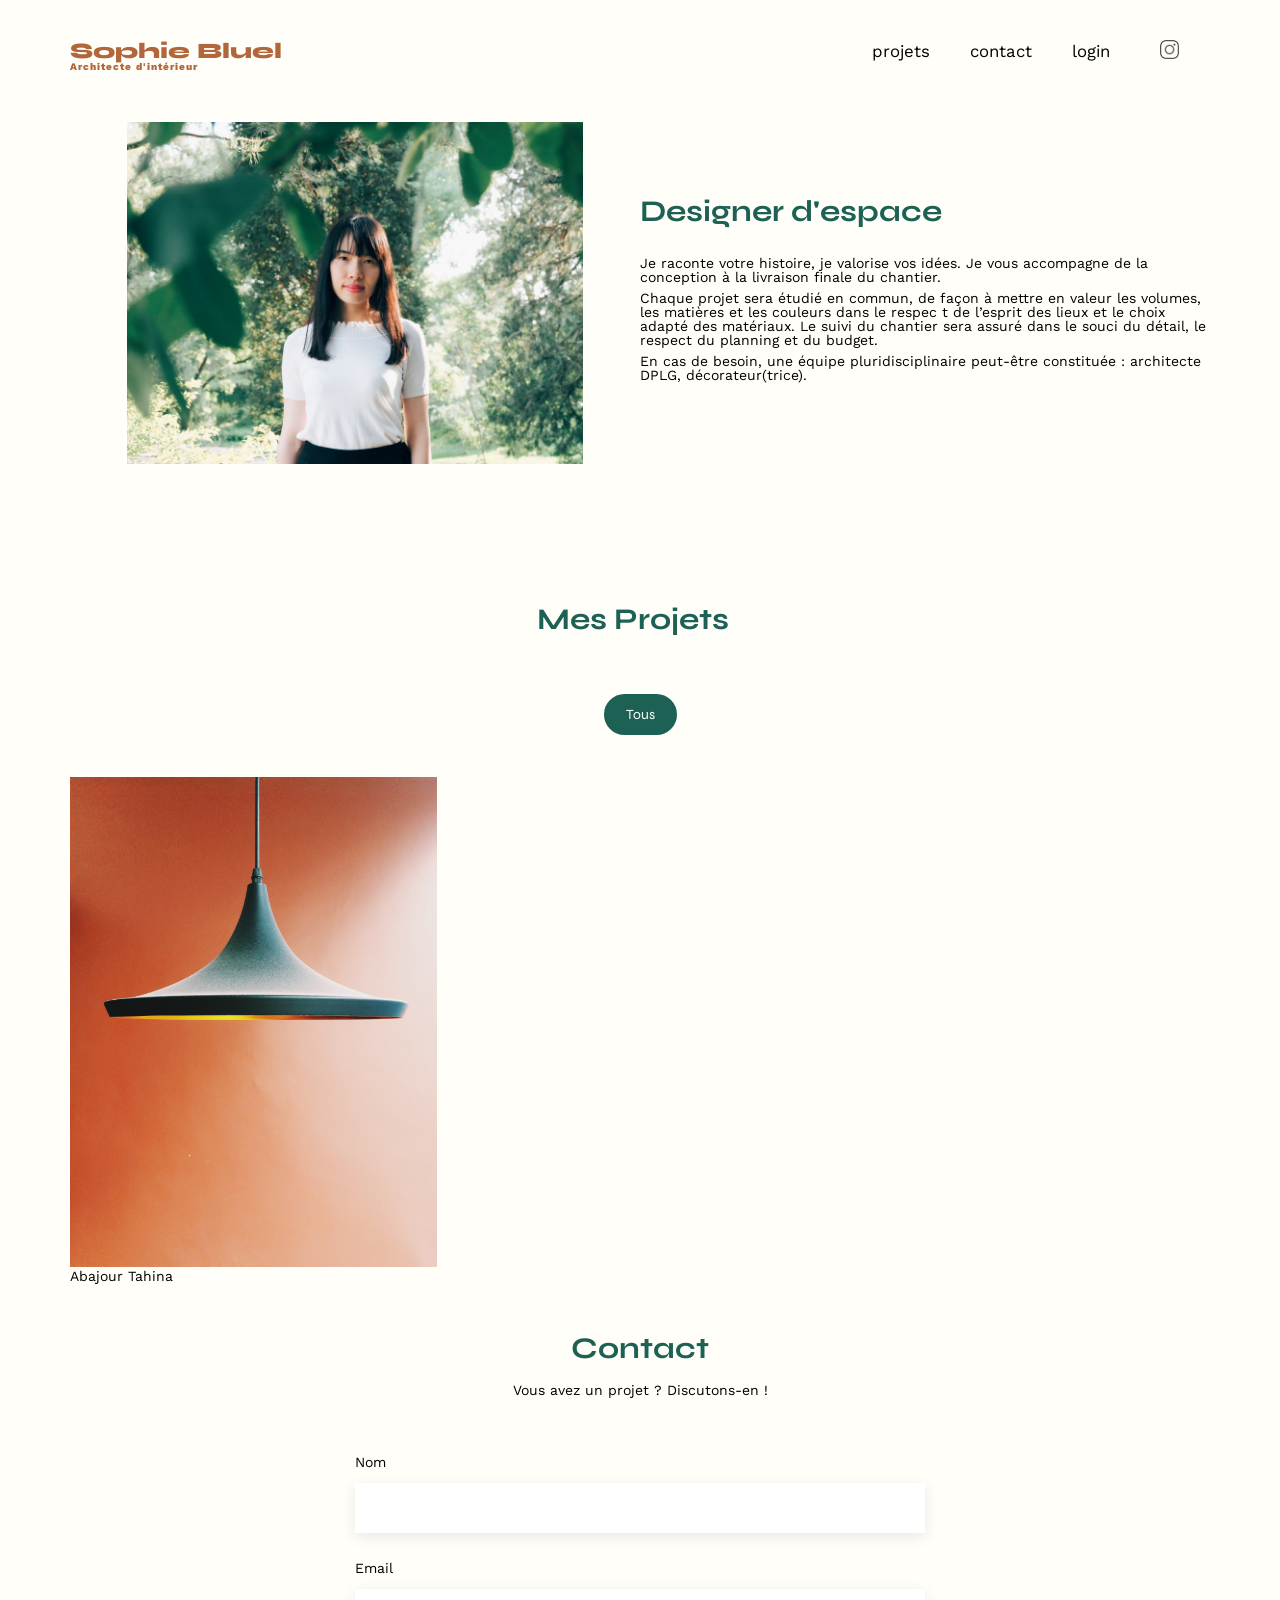
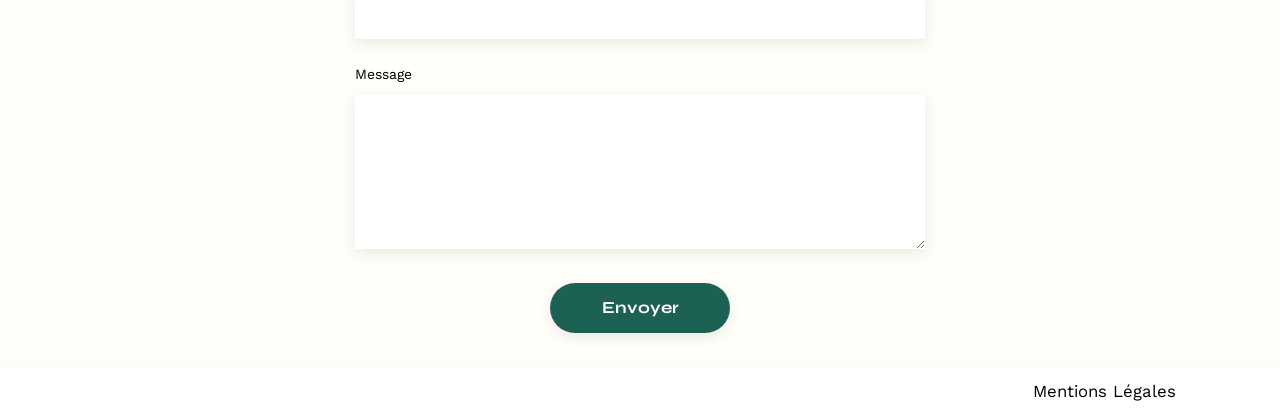
<file: FrontEnd/index.html>
<!DOCTYPE html>
<html lang="fr">
  <head>
    <meta charset="UTF-8" />
    <title>Sophie Bluel - Architecte d'intérieur</title>
    <meta name="viewport" content="width=device-width, initial-scale=1.0" />
    <link rel="preconnect" href="https://fonts.googleapis.com" />
    <link rel="preconnect" href="https://fonts.gstatic.com" crossorigin />
    <link
      href="https://fonts.googleapis.com/css2?family=Syne:wght@700;800&family=Work+Sans&display=swap"
      rel="stylesheet"
    />
    <link
      rel="stylesheet"
      href="https://cdnjs.cloudflare.com/ajax/libs/font-awesome/6.2.1/css/all.min.css"
      integrity="sha512-MV7K8+y+gLIBoVD59lQIYicR65iaqukzvf/nwasF0nqhPay5w/9lJmVM2hMDcnK1OnMGCdVK+iQrJ7lzPJQd1w=="
      crossorigin="anonymous"
      referrerpolicy="no-referrer"
    />
    <meta name="description" content="" />
    <link rel="stylesheet" href="./assets/style.css" />
    <script src="assets/scripts/api.js" defer></script>
    <script src="assets/scripts/modal.js" defer></script>
    <script src="assets/scripts/index.js" defer></script>
   
  </head>
  <body>
    <div id="bandeau-edition">
      <p class="opening-modal">
        <i class="fa-regular fa-pen-to-square"></i> &nbsp;Mode edition
      </p>
    </div>
    <header>
      <a href="index.html" class="logo"
        ><h1>Sophie Bluel <span>Architecte d'intérieur</span></h1></a
      >
      <nav>
        <ul>
          <li><a href="#portfolio" id="link-portfolio">projets</a></li>
          <li><a href="#contact" id="link-contact">contact</a></li>
          <li><a href="login.html" id="link-login">login</a></li>
          <li><a href="#" id="link-logout">logout</a></li>
          <li><img src="./assets/icons/instagram.png" alt="Instagram" /></li>
        </ul>
      </nav>
    </header>
    <main id="main-content">
      <section id="introduction">
        <figure>
          <img src="./assets/images/sophie-bluel.png" alt="" />
        </figure>
        <article>
          <h2>Designer d'espace</h2>
          <p>
            Je raconte votre histoire, je valorise vos idées. Je vous accompagne
            de la conception à la livraison finale du chantier.
          </p>
          <p>
            Chaque projet sera étudié en commun, de façon à mettre en valeur les
            volumes, les matières et les couleurs dans le respec t de l’esprit
            des lieux et le choix adapté des matériaux. Le suivi du chantier
            sera assuré dans le souci du détail, le respect du planning et du
            budget.
          </p>
          <p>
            En cas de besoin, une équipe pluridisciplinaire peut-être constituée
            : architecte DPLG, décorateur(trice).
          </p>
        </article>
      </section>
      <section id="portfolio">
        <div class="title-mode-edition">
          <div class="left-title"></div>
          <h2>Mes Projets&nbsp;&nbsp;</h2>
          <div class="right-title">
            <button id="open-modal-button" class="opening-modal">
              <i class="fa-regular fa-pen-to-square"></i> &nbsp;<span
                >Modifier</span
              >
            </button>
          </div>
        </div>
        <div id="filter-buttons-container">
          <!--Les boutons de filtrage seront insérés dynamiquement ici-->
        </div>
        <div class="gallery">
          <!--La galerie sera vidée dynamiquement des actuels projets, et les nouveaux projets seront insérés dynamiquement ici via l'API-->
          <figure>
            <img src="assets/images/abajour-tahina.png" alt="Abajour Tahina" />
            <figcaption>Abajour Tahina</figcaption>
          </figure>
        </div>
      </section>
      <section id="contact">
        <h2>Contact</h2>
        <p>Vous avez un projet ? Discutons-en !</p>
        <form action="#" method="post" id="form-contact">
          <label for="name">Nom</label>
          <input type="text" name="name" id="name" />
          <div id="name-error" class="error-message"></div> <!-- Message d'erreur pour le nom -->
        
          <label for="email">Email</label>
          <input type="email" name="email" id="email" />
          <div id="email-error" class="error-message"></div> <!-- Message d'erreur pour l'email -->
        
          <label for="message">Message</label>
          <textarea name="message" id="message" cols="30" rows="10"></textarea>
          <div id="message-error" class="error-message"></div> <!-- Message d'erreur pour le message -->
        
          <input type="submit" value="Envoyer" id="envoyer" />
        </form>
      </section>
      <!-- ######################### Modal début ################################### -->
      <aside id="modal" class="modal">
        <div class="modal-wrapper">
          <!--Bouton flèche retour-->
          <span id="return-modal-button"
            ><i class="fa-solid fa-arrow-left"></i
          ></span>
          <!--Bouton X de fermeture-->
          <span id="close-modal-button" class="close-button"
            ><i class="fa-solid fa-xmark"></i
          ></span>
          <div class="container-modal">
            <div id="modal-delete">
              <h3 id="titre-galerie-photo">Galerie photo</h3>
              <!--Visibilté alternative-->
              <div id="delete-gallery">
                <!--Visibilté alternative-->
                <div id="element-fusionne">
                  <!--vignette + icône trash can sur fond noir-->
                  <!--Cet élement reste en place pour tester visuellement le vidage de la galerie-->
                  <img
                    class="images"
                    src="assets/images/abajour-tahina.png"
                    alt="Abat jour"
                  />
                  <div class="fond-icone">
                    <i
                      class="fa-solid fa-trash-can icone"
                      style="color: #ffffff"
                    ></i>
                  </div>
                </div>
              </div>
              <!--Fin de galery-delete-->
              <div class="separator"></div>
              <button id="ajouter-une-photo">Ajouter une photo</button
              ><!--Visibilté alternative-->
            </div>
            <div id="modal-ajout">
              <h3 id="titre-ajout-photo">Ajout photo</h3>
              <!--Visibilté alternative-->
              <div id="container-ajout-photo">
                <!--Visibilté alternative-->
                <form id="crea-projet">
                  <div id="fenetre-ajout-photo">
                    <i
                      class="fa-regular fa-image"
                      style="color: #b9c5cc; font-size: 68px; margin-top: 20px"                     
                    ></i>
                    <input
                      id="bouton-plus-ajouter-photo"
                      type="submit"
                      value="+ Ajouter photo"
                    />
                    <p>jpg, png: 4 mo max</p>
                  </div>

                  <label for="crea-titre-projet">Titre</label>
                  <input
                    type="text"
                    id="crea-titre-projet"
                    name="crea-titre-projet"
                    maxlength="70"
                  />
                  <label for="categorie">Catégorie</label>
                  <select id="categorie" name="categorie">
                    <!-- Insertion dynamique ici des options de catégories -->
                  </select>
                  <div class="separator"></div>
                  <button id="bouton-valider-crea">Valider</button
                  ><!--Visibilté alternative-->
                </form>
              </div>
              <div id="file-size-error-message"></div>
              <div id="file-type-error-message"></div>
              <div id="file-post-success"></div>
            </div>
          </div>
        </div>
      </aside>
      <!-- ################################## Modal fin ################################## -->
    </main>
    <footer>
      <nav>
        <ul>
          <li>Mentions Légales</li>
        </ul>
      </nav>
    </footer>
  </body>
</html>
</file>
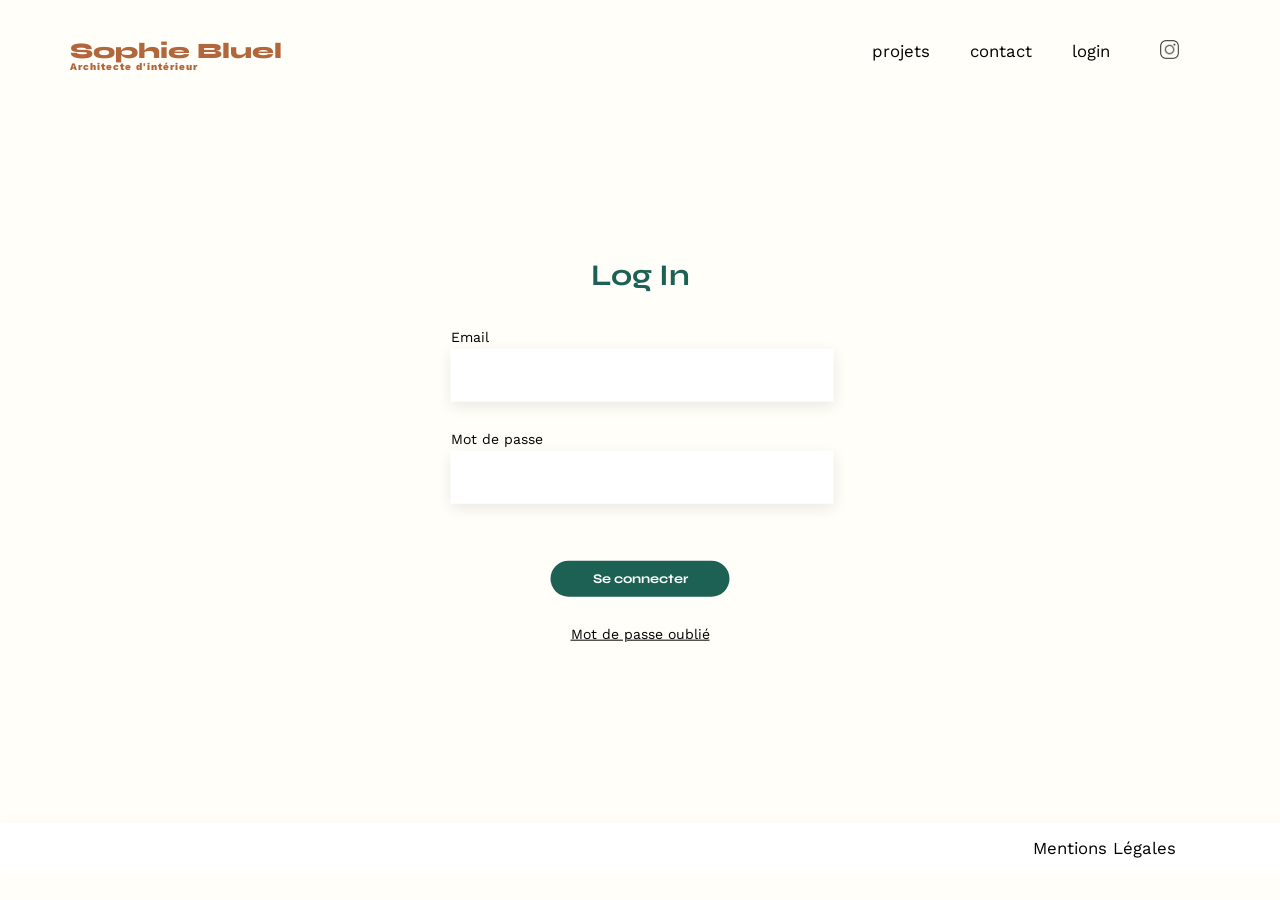
<file: FrontEnd/login.html>
<!DOCTYPE html>
<html lang="fr">
  <head>
    <meta charset="UTF-8" />
    <title>Sophie Bluel - Architecte d'intérieur</title>
    <meta name="viewport" content="width=device-width, initial-scale=1.0" />
    <link rel="preconnect" href="https://fonts.googleapis.com" />
    <link rel="preconnect" href="https://fonts.gstatic.com" crossorigin />
    <link
      href="https://fonts.googleapis.com/css2?family=Syne:wght@700;800&family=Work+Sans&display=swap"
      rel="stylesheet"
    />
    <meta name="description" content="" />
    <link rel="stylesheet" href="./assets/style.css" />
    <script src="assets/scripts/api.js" defer></script>
    <script src="assets/scripts/login.js" defer></script>
  </head>
  <body>
    <!-- Wrapper -->
    <div class="wrapper">
      <header>
        <a href="index.html" class="logo"
          ><h1>Sophie Bluel <span>Architecte d'intérieur</span></h1></a
        >
        <nav>
          <ul>
            <li id="link-portfolio">projets</li>
            <li id="link-contact">contact</li>
            <li><a href="login.html" id="link-login">login</a></li>
            <li><a href="#" id="link-logout">logout</a></li>
            <li><img src="./assets/icons/instagram.png" alt="Instagram" /></li>
          </ul>
        </nav>
      </header>
      <main id="login-content">
        <form id="login-form" action="#" method="post">
          <h2>Log In</h2>
          <label for="email">Email</label>
          <input type="email" name="email" id="email"/>
          <label for="password">Mot de passe</label>
          <input type="password" name="password" id="password"/>
          <input type="submit" value="Se connecter" />
          <a href="#"><p id="forgot-password">Mot de passe oublié</p></a>
          <p id="login-error" style="color: red; display: none">
            Email ou mot de passe incorrect.
          </p>
          <!-- Message d'erreur -->
        </form>
      </main>
      <!-- Fin du wrapper -->
      <footer>
        <nav>
          <ul>
            <li>Mentions Légales</li>
          </ul>
        </nav>
      </footer>
    </div>
    <script>
      document
        .getElementById("link-portfolio")
        .addEventListener("click", function (event) {
          event.preventDefault();
          window.location.href = "index.html#portfolio";
        });
      document
        .getElementById("link-contact")
        .addEventListener("click", function (event) {
          event.preventDefault();
          window.location.href = "index.html#contact";         
        });
    </script>
  </body>
</html>
</file>
<file: FrontEnd/assets/style.css>
/* http://meyerweb.com/eric/tools/css/reset/
   v2.0 | 20110126
   License: none (public domain)
*/

html,
body,
div,
span,
applet,
object,
iframe,
h1,
h2,
h3,
h4,
h5,
h6,
p,
blockquote,
pre,
a,
abbr,
acronym,
address,
big,
cite,
code,
del,
dfn,
em,
img,
ins,
kbd,
q,
s,
samp,
small,
strike,
strong,
sub,
sup,
tt,
var,
b,
u,
i,
center,
dl,
dt,
dd,
ol,
ul,
li,
fieldset,
form,
label,
legend,
table,
caption,
tbody,
tfoot,
thead,
tr,
th,
td,
article,
aside,
canvas,
details,
embed,
figure,
figcaption,
footer,
header,
hgroup,
menu,
nav,
output,
ruby,
section,
summary,
time,
mark,
audio,
video {
  margin: 0;
  padding: 0;
  border: 0;
  font-size: 100%;
  font: inherit;
  vertical-align: baseline;
}
/* HTML5 display-role reset for older browsers */
article,
aside,
details,
figcaption,
figure,
footer,
header,
hgroup,
menu,
nav,
section {
  display: block;
}
body {
  line-height: 1;
}
ol,
ul {
  list-style: none;
}
blockquote,
q {
  quotes: none;
}
blockquote:before,
blockquote:after,
q:before,
q:after {
  content: "";
  content: none;
}
table {
  border-collapse: collapse;
  border-spacing: 0;
}
/** end reset css**/
body {
  display: flex;
  flex-direction: column;
  justify-content: center;
  margin: auto;
  font-family: "Work Sans";
  font-size: 14px;
}

body header {
  display: flex;
  justify-content: space-between;
  margin-top: 40px;
}

section {
  margin: 50px 0;
}

h1 {
  display: flex;
  flex-direction: column;
  font-family: "Syne";
  font-size: 22px;
  font-weight: 800;
  color: #b1663c;
}

h1 > span {
  font-family: "Work Sans";
  font-size: 10px;
  letter-spacing: 0.1em;
}

h2 {
  font-family: "Syne";
  font-weight: 700;
  font-size: 30px;
  color: #1d6154;
}
nav ul {
  display: flex;
  align-items: center;
  list-style-type: none;
}
nav li {
  padding-left: 20px;
  padding-right: 20px;
  font-size: 1.2em;
}

nav li img {
  width: 19.35px;
  height: 19.35px;
  margin-left: -30px;
}

li:hover {
  color: #b1663c;
}
#introduction {
  display: flex;
  align-items: center;
}
#introduction figure {
  flex: 1;
}
#introduction img {
  display: block;
  margin: auto;
  width: 80%;
}

#introduction article {
  flex: 1;
}
#introduction h2 {
  margin-bottom: 1em;
}

#introduction p {
  margin-bottom: 0.5em;
}
#portfolio h2 {
  text-align: center;
}

.gallery {
  width: 100%;
  display: grid;
  grid-template-columns: 1fr 1fr 1fr;
  grid-column-gap: 20px;
  grid-row-gap: 20px;
}

.gallery img {
  width: 100%;
}
#contact {
  width: 50%;
  margin: auto;
}

#contact > * {
  text-align: center;
}
#contact h2 {
  margin-bottom: 20px;
}
#contact form {
  text-align: left;
  margin-top: 30px;
  display: flex;
  flex-direction: column;
}

#contact input {
  height: 50px;
  font-size: 1.2em;
  border: none;
  box-shadow: 0px 4px 14px rgba(0, 0, 0, 0.09);
}
#contact label {
  margin: 2em 0 1em 0;
}

#contact textarea {
  border: none;
  box-shadow: 0px 4px 14px rgba(0, 0, 0, 0.09);
}

input[type="submit"] {
  font-family: "Syne";
  font-weight: 700;
  color: white;
  background-color: #1d6154;
  margin: 2em auto;
  width: 180px;
  text-align: center;
  border-radius: 60px;
}

footer nav ul {
  display: flex;
  justify-content: flex-end;
  margin-right: 6em;
}

#contact input[type="text"],
#contact input[type="email"],
#contact textarea {
  width: 100%;
  box-sizing: border-box;
}

/*#######################################################################################
/*#######################################################################################
/*#######################################################################################
/*#######################################################################################
/*################                   New styles                          ################
/*#######################################################################################
/*#######################################################################################
/*#######################################################################################
/*#######################################################################################

*/

/*####################################################################################*/
/*Général*/

body {
  background-color: #fffef8;
}

a {
  text-decoration: none;
}

footer {
  width: 100%;
  height: 50px;
  display: flex;
  align-items: center;
  justify-content: flex-end;
  padding-right: 20px;
  background-color: #ffffff;
  box-shadow: 0px -4px 14px rgba(0, 0, 0, 0.02);
}

/*Survol des liens des nav ul */

nav ul li a {
  color: black;
}

nav ul li a:visited {
  text-decoration: none;
}

nav ul li:hover,
nav ul li a:hover {
  color: #000000;
  cursor: pointer;
  font-weight: bold;
}

html {
  scroll-behavior: smooth;
}

/*Bouton submit: survol*/

input[type="submit"]:hover {
  background-color: #0e2f28;
  cursor: pointer;
}

/*Boutons filtres*/

#filter-buttons-container {
  display: flex;
  justify-content: center;
  gap: 10px;
  margin-bottom: 3em;
}

#filter-buttons-container button {
  padding: 10px 20px;
  border: 2px solid #1d6154;
  border-radius: 25px;
  background-color: white;
  color: #1d6154;
  font-family: "Syne";
  font-size: 14px;
  cursor: pointer;
  transition: background-color 0.3s, color 0.3s;
}

#filter-buttons-container button:active,
#filter-buttons-container button:hover {
  background-color: #1d6154;
  color: white;
}

#filter-buttons-container button.active {
  background-color: #1d6154;
  color: white;
}

header,
main {
  max-width: 1140px;
  width: 100%;
  margin: auto;
}
/*####################################################################################*/
/*Formulaire login*/

#login-form {
  position: fixed;
  top: 50%;
  left: 50%;
  transform: translate(-50%, -50%);
  display: flex;
  flex-direction: column;
  max-width: 379px;
}

#login-content {
  display: flex;
  justify-content: center;
}

.wrapper {
  display: flex;
  width: 100%;
  flex-direction: column;
  align-content: space-between;
  background-color: #fffef8;
  margin-bottom: 0;
  height: 97vh;
}

#login-form h2 {
  text-align: center;
  margin-bottom: 40px;
}

#login-form label {
  color: rgb(0, 0, 0);
  margin-bottom: 5px;
  margin-top: 0px;
}

#login-form input {
  border: none;
  width: 379px;
  height: 51px;
  margin-bottom: 30px;
}

#login-form input[type="submit"] {
  width: 179px;
  height: 36px;
}

#email,
#password {
  box-shadow: 0px 4px 14px rgba(0, 0, 0, 0.09);
}

#forgot-password {
  text-align: center;
  color: black;
  text-decoration: underline;
}

#forgot-password:hover {
  font-weight: 700;
  text-decoration: none;
}

.logo {
  text-decoration: none;
}

/*####################################################################################*/
/*MODE EDITION : BANDEAU MODE EDITION ET BOUTON MODIFIER*/

/*Bandeau mode édition*/

#bandeau-edition {
  display: none;
  justify-content: center;
  align-items: center;
  background-color: black;
  color: white;
  width: 100%;
  height: 59px;
}

.title-mode-edition {
  display: flex;
  justify-content: center;
  align-items: center;
  margin-top: 140px;
  margin-bottom: 60px;
}

/*Lien "Modifier"*/

.left-title {
  width: 33.3%;
}
.right-title {
  width: 33.3%;
}

.title-mode-edition h2 {
  text-align: center;
}

.title-mode-edition .opening-modal {
  display: none; /*Affichage avec le chagement de la valeur en "flex", non affichage avec la valeur "none".*/
}

/*Styles pour le bouton "Modifier"*/
.opening-modal {
  font-family: "Work Sans";
  font-size: 14px;
  font-weight: 400;
  display: inline-block;
  background: none;
  border: none;
  color: inherit;
}

.opening-modal span:hover {
  cursor: pointer;
  font-weight: 700;
}

/*####################################################################################*/
/*PAGE LOGIN*/

#link-login {
  display: flex; /*Affichage avec le chagement de la valeur en "flex", non affichage avec la valeur "none".*/
}

#link-logout {
  display: none; /*Affichage avec le chagement de la valeur en "flex", non affichage avec la valeur "none".*/
  margin-left: -15px;
}

#login-error {
  text-align: center;
  margin-top: 50px;
}

/*####################################################################################*/
/*MODALE*/

/* Page modale */
.modal {
  position: fixed;
  display: none; /* Masquer la modale par défaut */
  justify-content: center;
  align-items: center;
  z-index: 1; /* Au-dessus de tout le contenu */
  left: 0;
  top: 0;
  width: 100%;
  height: 100%;
  overflow: auto; /* Activer le défilement si nécessaire */
  background-color: rgb(0, 0, 0); /* Couleur de fond */
  background-color: rgba(0, 0, 0, 0.4); /* Fond semi-transparent */
}

/* Boite modale */
.modal-wrapper {
  box-sizing: border-box;
  overflow: auto;
  background-color: #fefefe;
  border-radius: 10px;
  margin: 15% auto; /* 15% à partir du haut et centré horizontalement */
  padding: 20px;
  border: 1px solid #888;
  width: 630px;
  max-width: calc(100vw - 100px);
  max-height: calc(100vw - 100px);
}

#modal-delete {
  display: flex;
  flex-direction: column;
  align-items: center;
}

#modal-ajout {
  display: none;
  flex-direction: column;
  align-items: center;
}

/*Bouton "X" fermeture fenêtre*/
.close-button {
  color: #aaa;
  float: right;
  margin-right: 20px;
  font-size: 28px;
  font-weight: bold;
}

/*Survol du bouton du bouton "X"*/
.close-button:hover,
.close-button:focus {
  color: black;
  text-decoration: none;
  cursor: pointer;
}

/*Bouton "<-" return*/
#return-modal-button {
  visibility: hidden; /* Masquer le bouton retour par défaut.*/
  color: #aaa;
  float: left;
  margin-left: 20px;
  font-size: 28px;
  font-weight: bold;
}

/*Survol du bouton du bouton "<-" */
#return-modal-button:hover,
#return-modal-button:focus {
  color: black;
  text-decoration: none;
  cursor: pointer;
}

.container-modal {
  display: flex;
  flex-direction: column;
  align-items: center;
  height: auto;
}

h3 {
  font-size: 26px;
  font-weight: 400;
  margin-top: 40px;
}

#titre-galerie-photo {
  display: flex;
  margin-bottom: 40px;
}

#titre-ajout-photo {
  display: flex;
}

.separator {
  width: 420px;
  height: 1px;
  background-color: #aaa;
  margin-top: 50px;
  margin-bottom: 10px;
}

/*Bouton Ajouter une photo*/
#ajouter-une-photo {
  display: flex;
  justify-content: center;
  align-items: center;
  width: 237px;
  height: 36px;
  margin-top: 30px;
  margin-bottom: 30px;
  margin-left: auto;
  margin-right: auto;
  border: none;
  border-radius: 25px;
  background-color: #1d6154;
  color: #ffffff;
  font-family: "Syne";
  font-size: 14px;
  font-weight: 700;
  cursor: pointer;
  transition: background-color 0.3s, color 0.3s;
}

#ajouter-une-photo:hover {
  background-color: #0e2f28;
}

/*Bouton Valider*/
.valider {
  display: none;
  width: 180px;
  height: 30px;
  border-style: none;
}

/*Contenu de la galery delete*/

#delete-gallery {
  display: flex;
  flex-direction: row;
  justify-content: flex-start;
  flex-wrap: wrap;
  width: 435px;
  background-color: rgba(235, 235, 235, 0);
}

#element-fusionne {
  position: relative;
  width: 76.61px;
  margin-bottom: 5px;
  margin: 5px;
}

#element-fusionne img {
  width: 76.61px;
  height: 102.57px;
  object-fit: cover;
}

.fond-icone {
  display: flex;
  align-items: center;
  justify-content: center;
  position: absolute; /* Position absolue pour placer l'élément par rapport au conteneur parent */
  top: 5px;
  right: 5px;
  width: 17px;
  height: 17px;
  background-color: black;
  border-radius: 3px;
}

.icone {
  font-size: 10px;
}

.fond-icone:hover {
  background-color: red;
  cursor: pointer;
}

/*############################################################################*/
/*Contenu "Ajout photo" dans la box modal*/

#container-ajout-photo {
  display: flex;
  flex-direction: column;
  align-items: center;
  width: 420px;
  margin-top: 40px;
  border-radius: 3px;
}

/* Style pour l'input de formulaire "Titre" */
#crea-titre-projet {
  width: 420px;
  height: 51px;
  padding-left: 10px;
  font-size: 16px;
  border: 0px solid #ffffff;
  box-sizing: border-box;
  box-shadow: 0px 4px 14px rgba(0, 0, 0, 0.09);
}

/* Style pour le libellé */
label {
  margin-top: 36px;
  margin-bottom: 5px;
}

/* Style pour le champ texte */
select {
  width: 420px;
  height: 51px;
  padding-left: 10px;
  font-size: 16px;
  border: 0px solid #ffffff;
  box-sizing: border-box;
  box-shadow: 0px 4px 14px rgba(0, 0, 0, 0.09);
}

#fenetre-ajout-photo {
  display: flex;
  flex-direction: column;
  align-items: center;
  width: 420px;
  height: 169px;
  margin-top: 0px;
  background-color: #e8f1f6;
}

#fenetre-ajout-photo i {
  visibility: visible;
}

#bouton-plus-ajouter-photo {
  visibility: visible;
  width: 173px;
  height: 36px;
  margin-top: 10px;
  margin-bottom: 0px;
  border: none;
  border-radius: 25px;
  background-color: #cbd6dc;
  color: #306685;
  font-family: "Work Sans";
  font-size: 14px;
  cursor: pointer;
  transition: background-color 0.3s, color 0.3s;
}

#fenetre-ajout-photo p {
  visibility: visible;
  color: #444444;
  font-size: 10px;
  font-weight: 400;
  margin-top: 8px;
}

#crea-projet {
  display: flex;
  flex-direction: column;
}

#bouton-valider-crea {
  display: flex;
  justify-content: center;
  align-items: center;
  width: 237px;
  height: 36px;
  margin-left: auto;
  margin-right: auto;
  margin-top: 20px;
  margin-bottom: 40px;
  border-radius: 60px;
  border: none;
  border-radius: 25px;
  background-color: #a7a7a7;
  color: #ffffff;
  font-family: "Syne";
  font-size: 14px;
  cursor: pointer;
  transition: background-color 0.3s, color 0.3s;
}

#bouton-valider-crea:hover {
  background-color: #a7a7a7; /*changement du background-color lors du clic js*/
}
</file>
